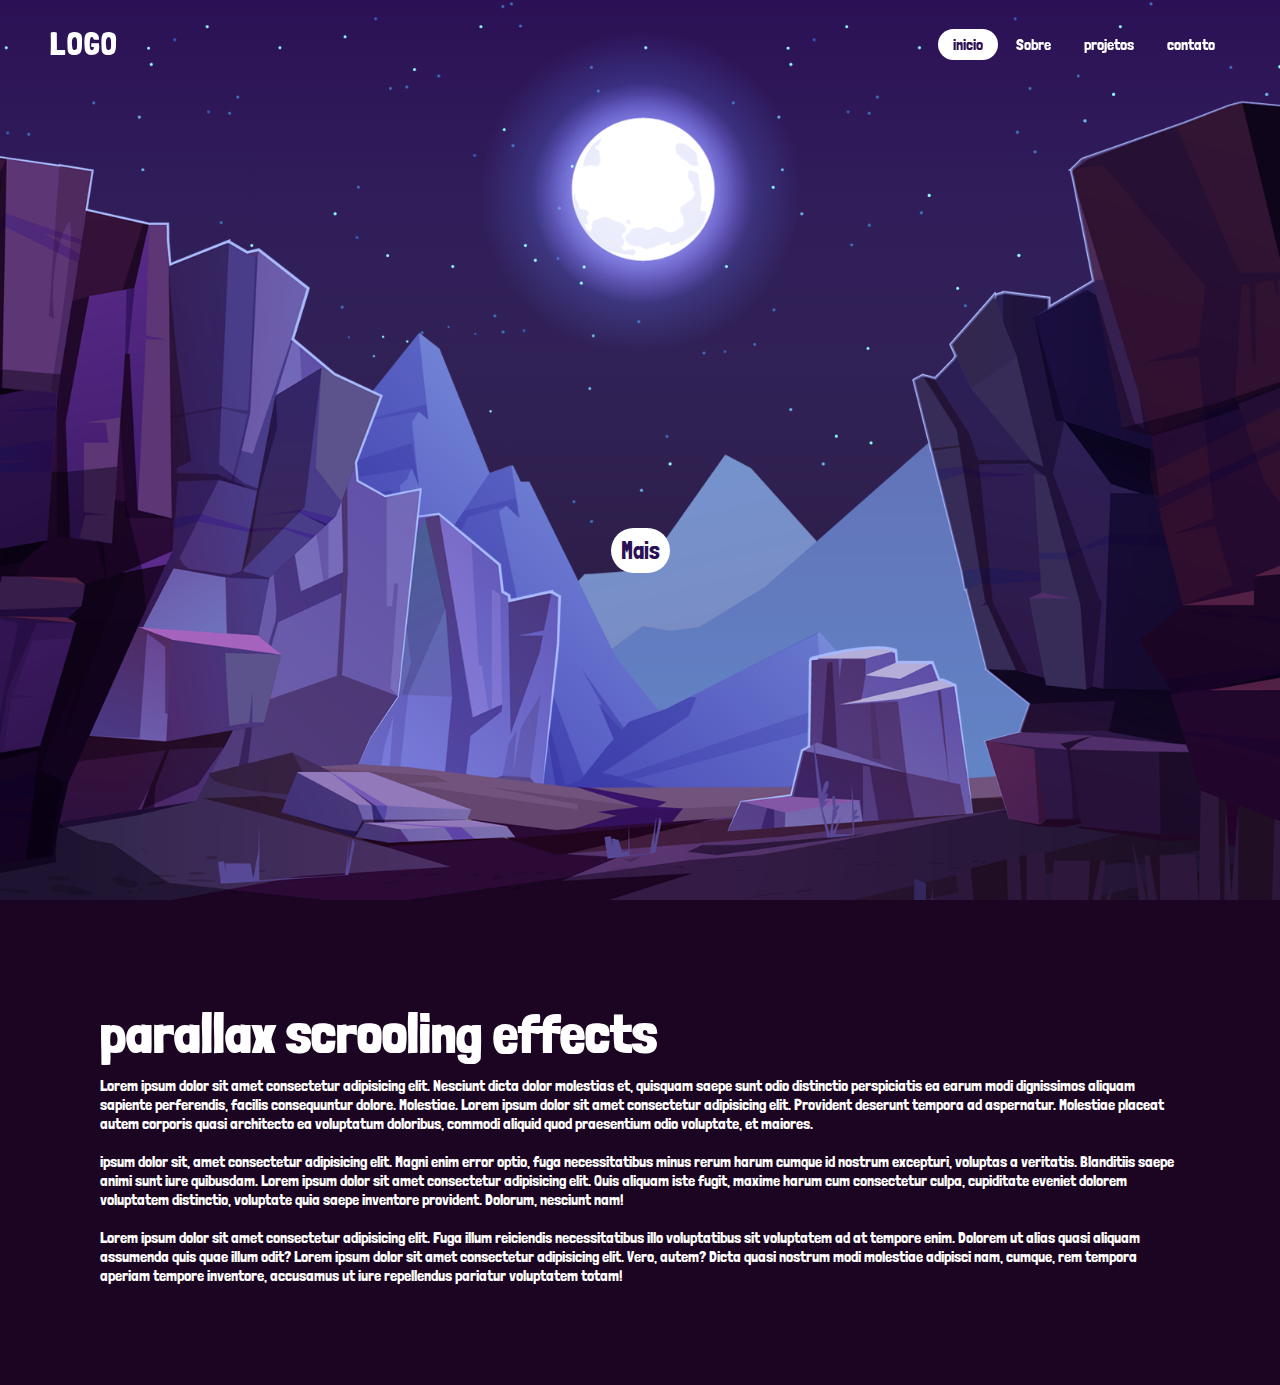
<file: pro1/index.html>
<!DOCTYPE html>
<html lang="pt-br">
<head>
    <meta charset="UTF-8">
    <meta http-equiv="X-UA-Compatible" content="IE=edge">
    <meta name="viewport" content="width=device-width, initial-scale=1.0">
    <title>Document</title>
    <link rel="stylesheet" href="style.css">
</head>
<body>
    <header>
        <a href="#" class="logo">logo</a>
        <ul>
            <li>
                <a href="#" class="active">inicio</a>
                <a href="#">Sobre</a>
                <a href="#">projetos</a>
                <a href="#">contato</a>

            </li>
        </ul>
    </header>  
    <section>
        <img src="imagens/stars.png" id="stars">
        <img src="imagens/lua.png" id="moon">
        <img src="imagens/montanha.png" id="montanha">
        <h2 id="text">luz da lua</h2>
        <a href="#sec" id="btn">Mais</a>
        <img src="imagens/fundo.png" id="fundo">
        
    </section> 
    <div class="sec" id="sec">
        <h2>parallax scrooling effects</h2>
        <p>Lorem ipsum dolor sit amet consectetur adipisicing elit. Nesciunt dicta dolor molestias et, quisquam saepe sunt odio distinctio perspiciatis ea earum modi dignissimos aliquam sapiente perferendis, facilis consequuntur dolore. Molestiae. Lorem ipsum dolor sit amet consectetur adipisicing elit. Provident deserunt tempora ad aspernatur. Molestiae placeat autem corporis quasi architecto ea voluptatum doloribus, commodi aliquid quod praesentium odio voluptate, et maiores. <br><br> ipsum dolor sit, amet consectetur adipisicing elit. Magni enim error optio, fuga necessitatibus minus rerum harum cumque id nostrum excepturi, voluptas a veritatis. Blanditiis saepe animi sunt iure quibusdam. Lorem ipsum dolor sit amet consectetur adipisicing elit. Quis aliquam iste fugit, maxime harum cum consectetur culpa, cupiditate eveniet dolorem voluptatem distinctio, voluptate quia saepe inventore provident. Dolorum, nesciunt nam!<br><br>Lorem ipsum dolor sit amet consectetur adipisicing elit. Fuga illum reiciendis necessitatibus illo voluptatibus sit voluptatem ad at tempore enim. Dolorem ut alias quasi aliquam assumenda quis quae illum odit? Lorem ipsum dolor sit amet consectetur adipisicing elit. Vero, autem? Dicta quasi nostrum modi molestiae adipisci nam, cumque, rem tempora aperiam tempore inventore, accusamus ut iure repellendus pariatur voluptatem totam!
        </p>
    </div>
    <script>
        let stars = document.getElementById('stars')
        let lua = document.getElementById('lua')
        let montanha = document.getElementById('montanha')
        let text = document.getElementById('text')
        let btn = document.getElementById('btn')
        let fundo = document.getElementById('fundo')
        let header = document.querySelector('header');
        
        window.addEventListener('scroll',function(){
            let value = window.scrollY;
            stars.style.left = value * 0.25 + 'px';
            moon.style.top = value * 1.05 + 'px';
            montanha.style.top = value * 0.5 + 'px';
            fundo.style.top = value * 0 + 'px';
            text.style.marginRight = value * 4 + 'px';
            text.style.marginTop = value * 1.5 + 'px';
            btn.style.marginTop = value * 1.5 + 'px';
            header.style.top = value * 0.5 + 'px'
        })
    </script>
</body>
</html>
</file>
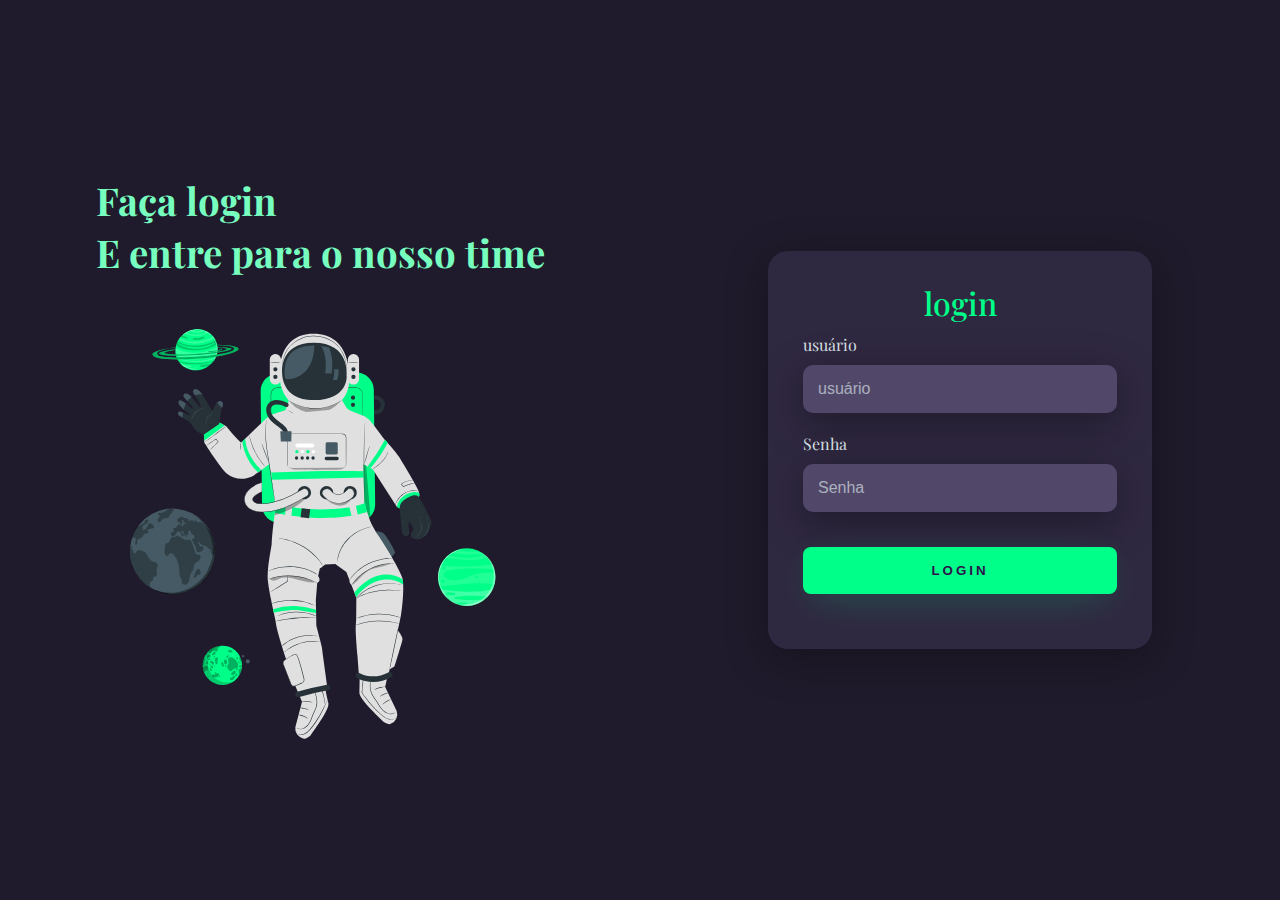
<file: pro2/index.html>
<!DOCTYPE html>
<html lang="en">
<head>
    <meta charset="UTF-8">
    <meta http-equiv="X-UA-Compatible" content="IE=edge">
    <meta name="viewport" content="width=device-width, initial-scale=1.0">
    <link rel="stylesheet" href="style.css">
    <title>Login</title>
</head>
<body>
    <div class="main-login">
        <div class="left-login">
            <h1>Faça login <br> E entre para o nosso time</h1>
            <img src="imagens/astrounauta.svg2.svg" class="left-login-image" alt="">
        </div>
        <div class="right-login">
            <div class="card-login">
                <h1>login</h1>
                <div class="textfield">
                    <label for="usuario">usuário</label>
                    <input type="text" name="usuario" placeholder="usuário">
                </div>
                <div class="textfield">
                    <label for="senha">Senha</label>
                    <input type="password" name="senha" placeholder="Senha" >
                </div>
                <button class="btn-login">Login</button>
            </div>
        </div>

    </div>

</body>
</html>
</file>
<file: pro1/style.css>
@import url('https://fonts.googleapis.com/css2?family=Londrina+Solid:wght@300&family=Source+Code+Pro:wght@200&display=swap');
*{
margin: 0;
padding: 0;
box-sizing: border-box;
font-family: 'londrina solid',sans-serif;
scroll-behavior: smooth;
}

body{
    min-height: 300px;
    overflow-x: hidden;
    background: linear-gradient(#2b1055,#7597de);
    margin: auto;
}
header{
    position: absolute;
    top: 0;
    left: 0;
    width: 100%;
    padding: 25px 50px;
    display: flex;
    justify-content: space-between;
    align-items: center;
    z-index: 10000;
}
header .logo{
color: #fff;
font-weight: 700;
text-decoration: none;
font-size: 2em;
text-transform: uppercase;
letter-spacing: 2px;

}
header ul{
    display: flex;
    justify-content: center;
    align-items: center;
}
header ul li{
    list-style: none;
    margin-left: 20px;
}
header ul li a{
    text-decoration: none;
    padding: 6px 15px;
    color: #fff;
    border-radius: 20px;
}
header ul li a:hover,
header ul li a.active
{
    background: #fff;
    color: #2b1055;
    transition: .5s;
}
section{
    position: relative;
    width: 100%;
    height: 100vh;
    padding: 100px;
    display: flex;
    justify-content: center;
    align-items: center;
    overflow: hidden;
}
section::before{
    content: '';
    position: absolute;
    bottom: 0;
    width: 100%;
    height: 100%;
    background: linear-gradient(to top, #1c0522,transparent);
}
section img{
    position: absolute;
    top: 0;
    left: 0;
    width: 100%;
    height: 100%;
    object-fit: cover;
    pointer-events: none;
}
section img#moon{
    mix-blend-mode: screen;
}
section img#fundo{
    z-index: 10;
}
#text{
    position: absolute;
    right: -350px;
    color: #fff;
    white-space: nowrap;
    font-size: 7.5vw;
    z-index: 9;
   
}
#btn{
    text-decoration: none;
    display: inline-block;
    padding: 8px 10px;
    border-radius: 40px;
    background: #fff;
    color: #2b1055;
    font-size: 1.5em;
    z-index: 9;
    transform: translateY(100px);
}
.sec{
    position: relative;
    padding: 100px;
    background: #1c0522;
}
.sec h2{
    font-size: 3.5em;
    margin-bottom: 10px;
    color: #fff;
}
.sec p{
    font-size: 1em;
    color: #fff;
}
</file>
<file: pro2/style.css>
@import url('https://fonts.googleapis.com/css2?family=Playfair+Display:ital@1&display=swap');

body{
    margin: 0;
    font-family: 'Playfair Display',sans-serif;
}
body *{
    box-sizing: border-box;
}
.main-login {
    width: 100vw;
    height: 100vh;
    background: #201b2c;
    display: flex;
    justify-content: center;
    align-items: center;
}

.left-login {
    width: 50vw;
    height: 100vh;
    display: flex;
    justify-content: center;
    align-items: center;
    flex-direction: column;
}
.left-login > h1 {
    font-size: 3vw;
    color: #77ffc0;
}
.left-login-image{
    width: 35vw;
}
.right-login{
    width: 50vw;
    height: 100vh;
    display:flex;
    justify-content: center;
    align-items: center;
}

.card-login{
    width: 60%;
    display:flex;
    justify-content: center;
    align-items: center;
    flex-direction: column;
    padding: 30px 35px;
    background: #2f2841;
    border-radius: 20px;
    box-shadow: 0px 10px 40px #00000056;
}
.card-login > h1 {
    color: #00ff88;
    font-weight: 500;
    margin: 0;
}
.textfield{
    width: 100%;
    display: flex;
    flex-direction: column;
    align-items: flex-start;
    justify-content: center;
    margin: 10px 0px;
}

.textfield > input {
    width: 100%;
    border: none;
    border-radius: 10px;
    padding: 15px;
    background: #514869;
    color: #f0ffffde;
    font-size: 12pt;
    box-shadow:  0px 10px 40px #00000056;
    outline: none;
    box-sizing: border-box;
}

.textfield > label{
    color: #f0ffffde;
    margin-bottom: 10px;
}
.textfield > input::placeholder {
    color: #f0ffff94;
}
.btn-login{
    width: 100%;
    padding: 16px 0px;
    margin: 25px;
    border: none;
    border-radius: 8px;
    outline: none;
    text-transform: uppercase;
    font-weight: 800;
    letter-spacing: 3px;
    color: #2b134b;
    background:#00ff88;
    cursor: pointer;
    box-shadow: 0px 10px 40px -12px #00ff8052;
}
@media only screen and (max-width: 950px){
    .card-login{
        width: 85%;
    }
}
@media only screen and (max-width: 600px){
    .main-login{
        flex-direction: column;
    }
    .left-login > h1{
        display: nome;
    }
    .left-login{
        width: 100%;
        height: auto;
    }
    .right-login{
        width: 100%;
        height: auto;
    }
    .left-login-image{
        width: 50vw;
    }
    .card-login{
        width: 90%;
    }
}
</file>
